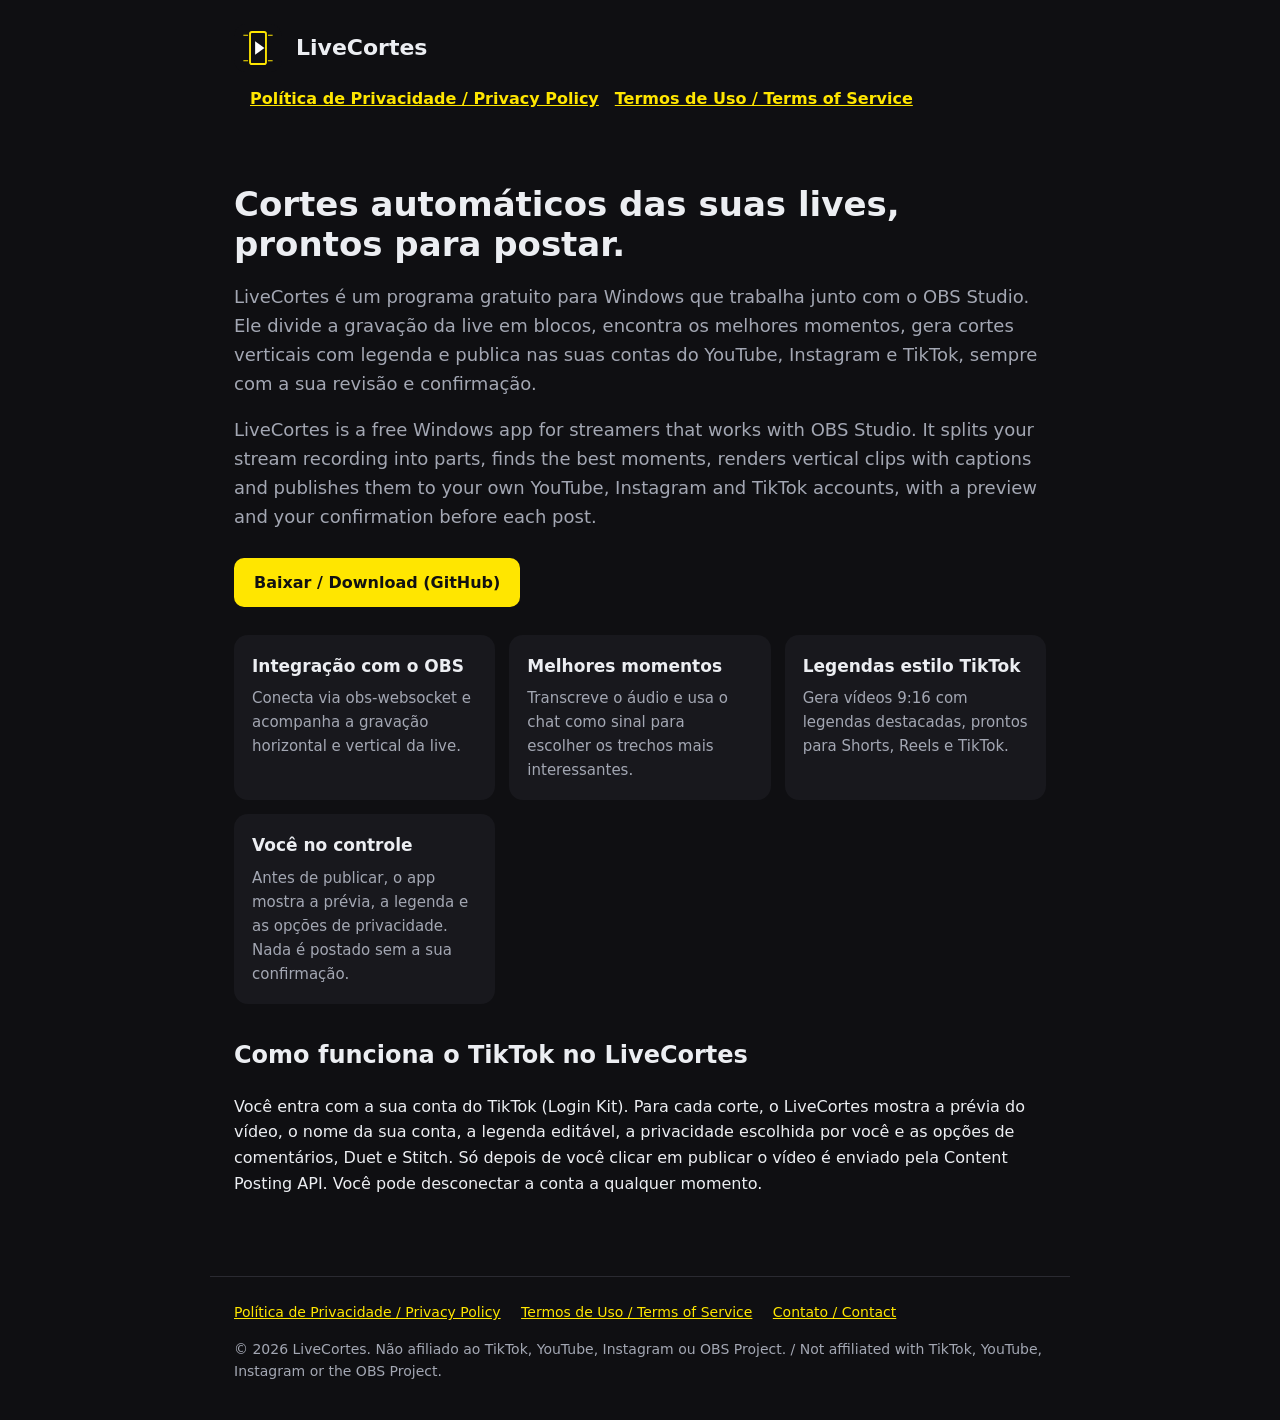
<file: index.html>
<!DOCTYPE html>
<html lang="pt-BR">
<head>
<meta charset="utf-8">
<meta name="viewport" content="width=device-width,initial-scale=1">
<title>LiveCortes – cortes automáticos das suas lives</title>
<meta name="description" content="LiveCortes: programa gratuito para Windows que transforma lives do OBS em vídeos e cortes verticais com legenda.">
<link rel="icon" href="icon.svg">
<link rel="stylesheet" href="style.css">
</head>
<body>
<header>
  <img src="icon.svg" alt="LiveCortes">
  <h1>LiveCortes</h1>
  <nav><a href="privacy.html">Política de Privacidade / Privacy Policy</a><a href="terms.html">Termos de Uso / Terms of Service</a></nav>
</header>
<main>
  <section class="hero">
    <h2>Cortes automáticos das suas lives, prontos para postar.</h2>
    <p>LiveCortes é um programa gratuito para Windows que trabalha junto com o OBS Studio. Ele divide a gravação da live em blocos, encontra os melhores momentos, gera cortes verticais com legenda e publica nas suas contas do YouTube, Instagram e TikTok, sempre com a sua revisão e confirmação.</p>
    <p lang="en">LiveCortes is a free Windows app for streamers that works with OBS Studio. It splits your stream recording into parts, finds the best moments, renders vertical clips with captions and publishes them to your own YouTube, Instagram and TikTok accounts, with a preview and your confirmation before each post.</p>
    <a class="btn" href="https://github.com/FilipeCorrales14/livecortes">Baixar / Download (GitHub)</a>
  </section>
  <div class="grid">
    <div class="card"><h3>Integração com o OBS</h3><p>Conecta via obs-websocket e acompanha a gravação horizontal e vertical da live.</p></div>
    <div class="card"><h3>Melhores momentos</h3><p>Transcreve o áudio e usa o chat como sinal para escolher os trechos mais interessantes.</p></div>
    <div class="card"><h3>Legendas estilo TikTok</h3><p>Gera vídeos 9:16 com legendas destacadas, prontos para Shorts, Reels e TikTok.</p></div>
    <div class="card"><h3>Você no controle</h3><p>Antes de publicar, o app mostra a prévia, a legenda e as opções de privacidade. Nada é postado sem a sua confirmação.</p></div>
  </div>
  <h2>Como funciona o TikTok no LiveCortes</h2>
  <p>Você entra com a sua conta do TikTok (Login Kit). Para cada corte, o LiveCortes mostra a prévia do vídeo, o nome da sua conta, a legenda editável, a privacidade escolhida por você e as opções de comentários, Duet e Stitch. Só depois de você clicar em publicar o vídeo é enviado pela Content Posting API. Você pode desconectar a conta a qualquer momento.</p>
</main>
<footer>
  <a href="privacy.html">Política de Privacidade / Privacy Policy</a>
  <a href="terms.html">Termos de Uso / Terms of Service</a>
  <a href="https://github.com/FilipeCorrales14/livecortes/issues">Contato / Contact</a>
  <p>© 2026 LiveCortes. Não afiliado ao TikTok, YouTube, Instagram ou OBS Project. / Not affiliated with TikTok, YouTube, Instagram or the OBS Project.</p>
</footer>
</body>
</html>
</file>
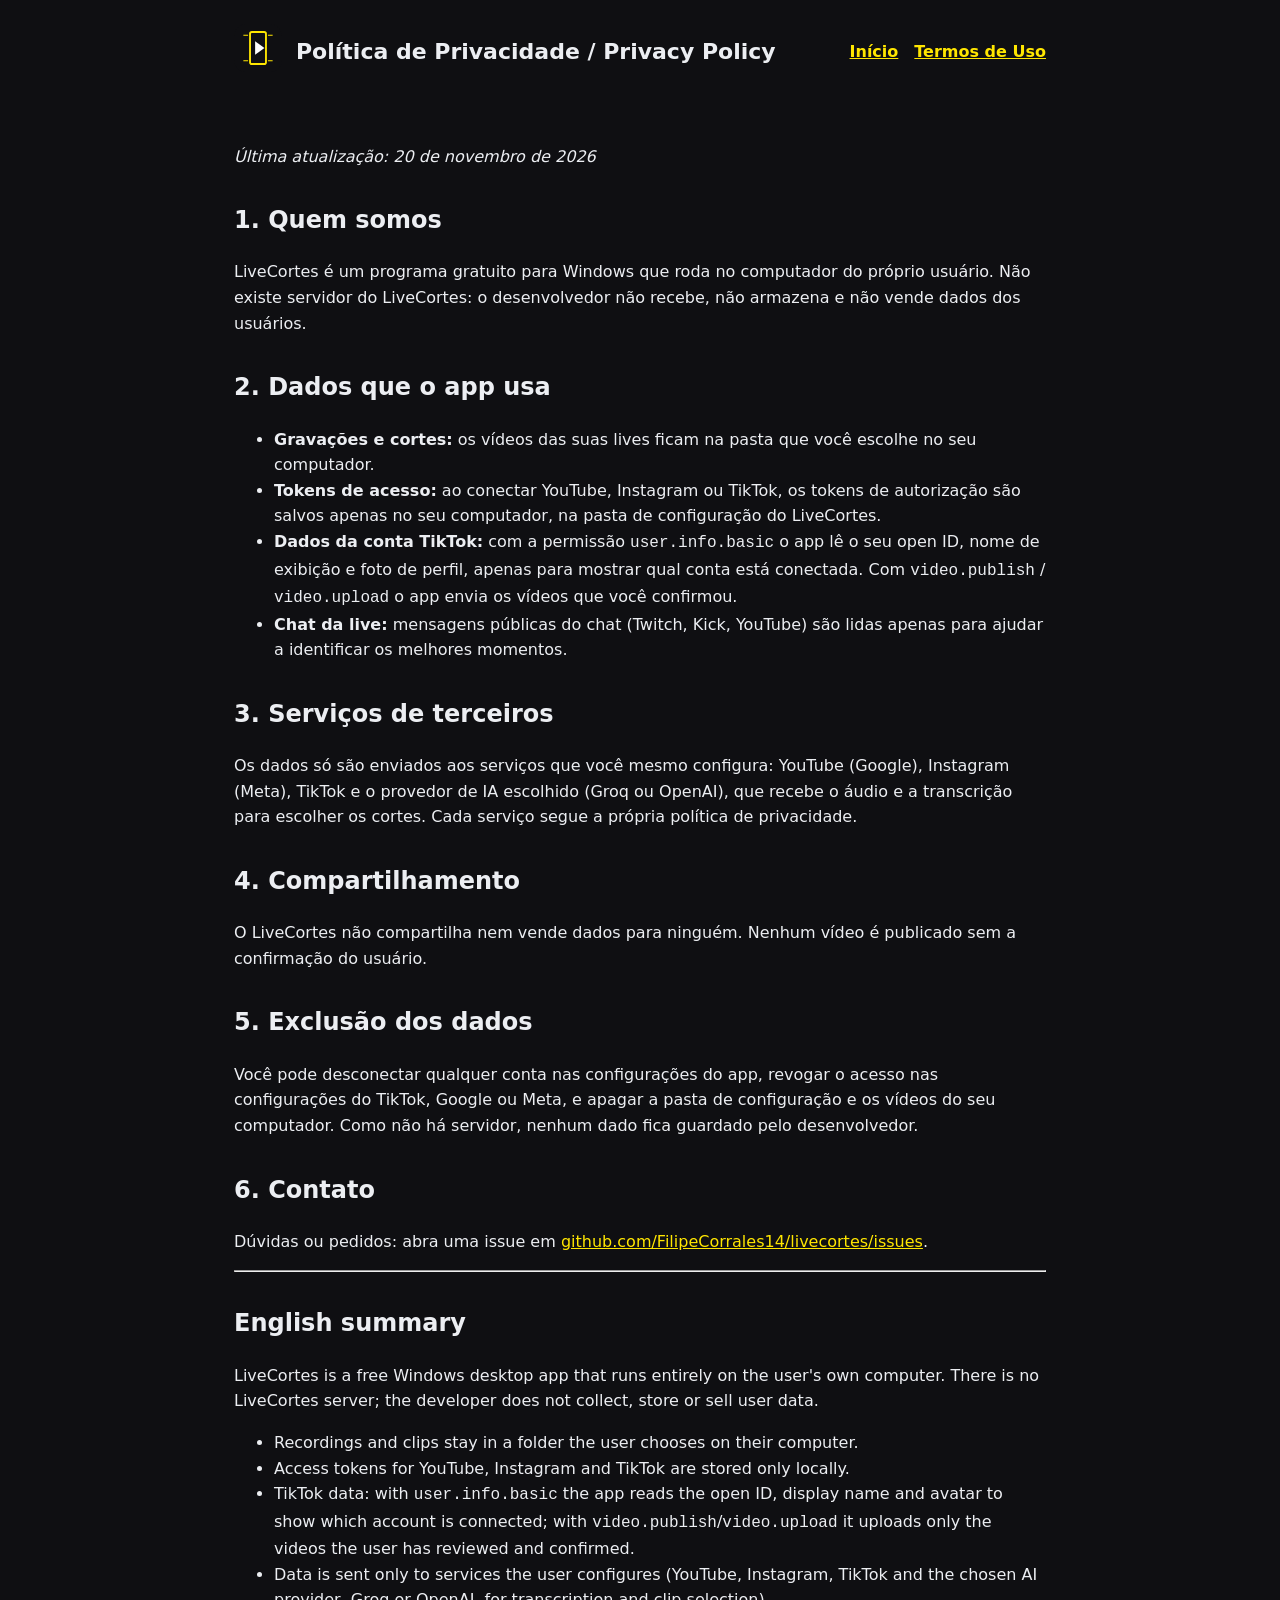
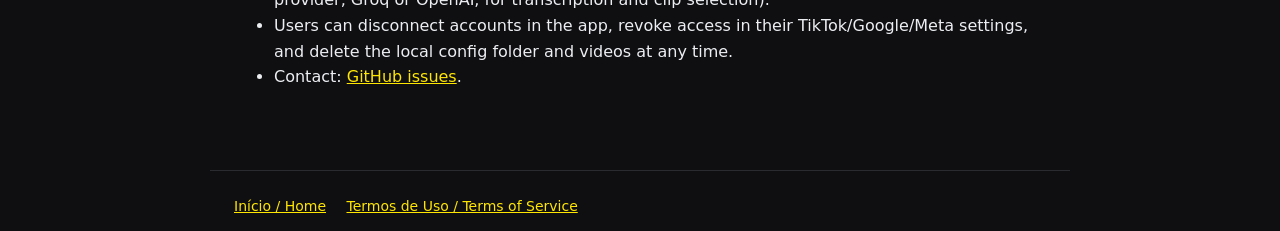
<file: privacy.html>
<!DOCTYPE html>
<html lang="pt-BR">
<head>
<meta charset="utf-8">
<meta name="viewport" content="width=device-width,initial-scale=1">
<title>Política de Privacidade – LiveCortes</title>
<link rel="icon" href="icon.svg">
<link rel="stylesheet" href="style.css">
</head>
<body>
<header>
  <a href="index.html"><img src="icon.svg" alt="LiveCortes"></a>
  <h1>Política de Privacidade / Privacy Policy</h1>
  <nav><a href="index.html">Início</a><a href="terms.html">Termos de Uso</a></nav>
</header>
<main>
<p><em>Última atualização: 20 de novembro de 2026</em></p>

<h2>1. Quem somos</h2>
<p>LiveCortes é um programa gratuito para Windows que roda no computador do próprio usuário. Não existe servidor do LiveCortes: o desenvolvedor não recebe, não armazena e não vende dados dos usuários.</p>

<h2>2. Dados que o app usa</h2>
<ul>
  <li><strong>Gravações e cortes:</strong> os vídeos das suas lives ficam na pasta que você escolhe no seu computador.</li>
  <li><strong>Tokens de acesso:</strong> ao conectar YouTube, Instagram ou TikTok, os tokens de autorização são salvos apenas no seu computador, na pasta de configuração do LiveCortes.</li>
  <li><strong>Dados da conta TikTok:</strong> com a permissão <code>user.info.basic</code> o app lê o seu open ID, nome de exibição e foto de perfil, apenas para mostrar qual conta está conectada. Com <code>video.publish</code> / <code>video.upload</code> o app envia os vídeos que você confirmou.</li>
  <li><strong>Chat da live:</strong> mensagens públicas do chat (Twitch, Kick, YouTube) são lidas apenas para ajudar a identificar os melhores momentos.</li>
</ul>

<h2>3. Serviços de terceiros</h2>
<p>Os dados só são enviados aos serviços que você mesmo configura: YouTube (Google), Instagram (Meta), TikTok e o provedor de IA escolhido (Groq ou OpenAI), que recebe o áudio e a transcrição para escolher os cortes. Cada serviço segue a própria política de privacidade.</p>

<h2>4. Compartilhamento</h2>
<p>O LiveCortes não compartilha nem vende dados para ninguém. Nenhum vídeo é publicado sem a confirmação do usuário.</p>

<h2>5. Exclusão dos dados</h2>
<p>Você pode desconectar qualquer conta nas configurações do app, revogar o acesso nas configurações do TikTok, Google ou Meta, e apagar a pasta de configuração e os vídeos do seu computador. Como não há servidor, nenhum dado fica guardado pelo desenvolvedor.</p>

<h2>6. Contato</h2>
<p>Dúvidas ou pedidos: abra uma issue em <a href="https://github.com/FilipeCorrales14/livecortes/issues">github.com/FilipeCorrales14/livecortes/issues</a>.</p>

<hr>
<h2 lang="en">English summary</h2>
<div lang="en">
<p>LiveCortes is a free Windows desktop app that runs entirely on the user's own computer. There is no LiveCortes server; the developer does not collect, store or sell user data.</p>
<ul>
  <li>Recordings and clips stay in a folder the user chooses on their computer.</li>
  <li>Access tokens for YouTube, Instagram and TikTok are stored only locally.</li>
  <li>TikTok data: with <code>user.info.basic</code> the app reads the open ID, display name and avatar to show which account is connected; with <code>video.publish</code>/<code>video.upload</code> it uploads only the videos the user has reviewed and confirmed.</li>
  <li>Data is sent only to services the user configures (YouTube, Instagram, TikTok and the chosen AI provider, Groq or OpenAI, for transcription and clip selection).</li>
  <li>Users can disconnect accounts in the app, revoke access in their TikTok/Google/Meta settings, and delete the local config folder and videos at any time.</li>
  <li>Contact: <a href="https://github.com/FilipeCorrales14/livecortes/issues">GitHub issues</a>.</li>
</ul>
</div>
</main>
<footer>
  <a href="index.html">Início / Home</a>
  <a href="terms.html">Termos de Uso / Terms of Service</a>
</footer>
</body>
</html>
</file>
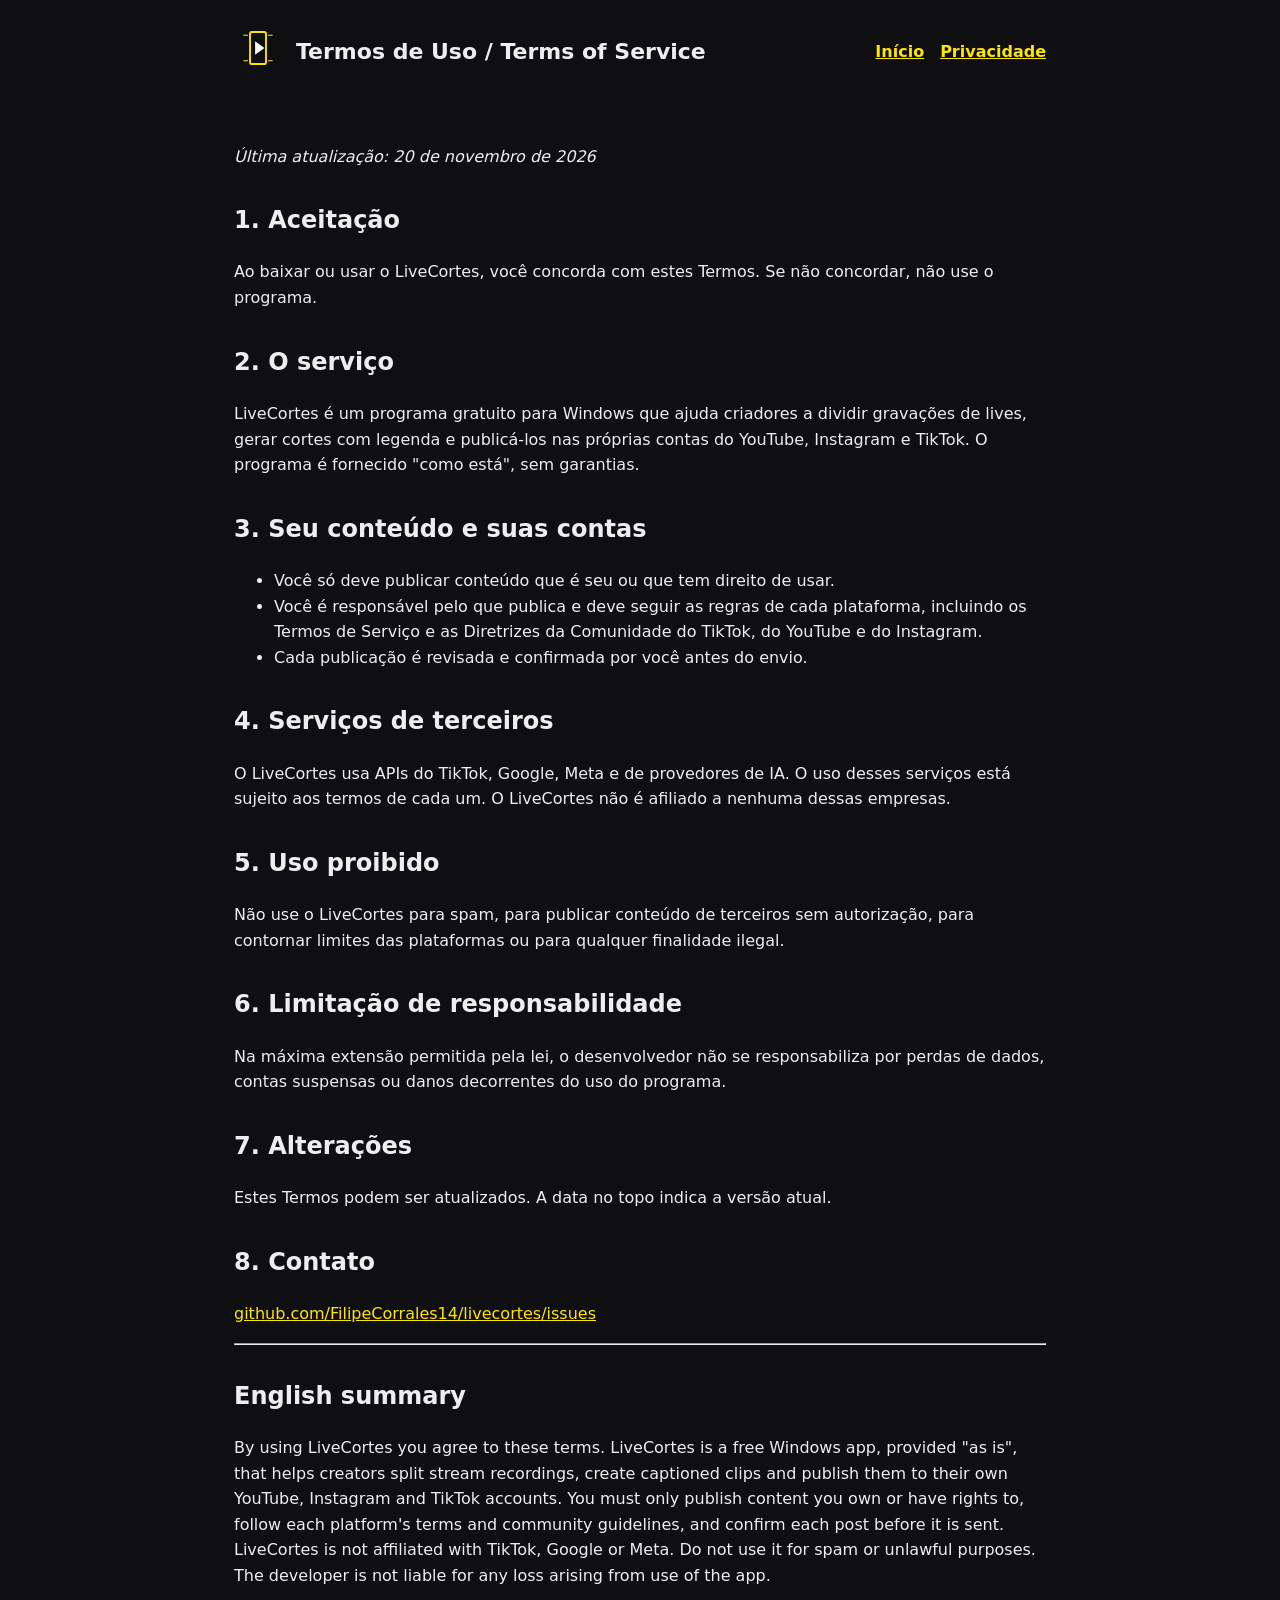
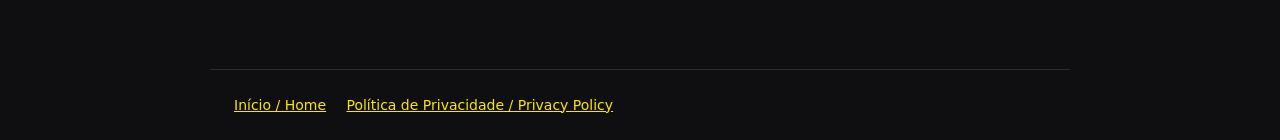
<file: terms.html>
<!DOCTYPE html>
<html lang="pt-BR">
<head>
<meta charset="utf-8">
<meta name="viewport" content="width=device-width,initial-scale=1">
<title>Termos de Uso – LiveCortes</title>
<link rel="icon" href="icon.svg">
<link rel="stylesheet" href="style.css">
</head>
<body>
<header>
  <a href="index.html"><img src="icon.svg" alt="LiveCortes"></a>
  <h1>Termos de Uso / Terms of Service</h1>
  <nav><a href="index.html">Início</a><a href="privacy.html">Privacidade</a></nav>
</header>
<main>
<p><em>Última atualização: 20 de novembro de 2026</em></p>

<h2>1. Aceitação</h2>
<p>Ao baixar ou usar o LiveCortes, você concorda com estes Termos. Se não concordar, não use o programa.</p>

<h2>2. O serviço</h2>
<p>LiveCortes é um programa gratuito para Windows que ajuda criadores a dividir gravações de lives, gerar cortes com legenda e publicá-los nas próprias contas do YouTube, Instagram e TikTok. O programa é fornecido "como está", sem garantias.</p>

<h2>3. Seu conteúdo e suas contas</h2>
<ul>
  <li>Você só deve publicar conteúdo que é seu ou que tem direito de usar.</li>
  <li>Você é responsável pelo que publica e deve seguir as regras de cada plataforma, incluindo os Termos de Serviço e as Diretrizes da Comunidade do TikTok, do YouTube e do Instagram.</li>
  <li>Cada publicação é revisada e confirmada por você antes do envio.</li>
</ul>

<h2>4. Serviços de terceiros</h2>
<p>O LiveCortes usa APIs do TikTok, Google, Meta e de provedores de IA. O uso desses serviços está sujeito aos termos de cada um. O LiveCortes não é afiliado a nenhuma dessas empresas.</p>

<h2>5. Uso proibido</h2>
<p>Não use o LiveCortes para spam, para publicar conteúdo de terceiros sem autorização, para contornar limites das plataformas ou para qualquer finalidade ilegal.</p>

<h2>6. Limitação de responsabilidade</h2>
<p>Na máxima extensão permitida pela lei, o desenvolvedor não se responsabiliza por perdas de dados, contas suspensas ou danos decorrentes do uso do programa.</p>

<h2>7. Alterações</h2>
<p>Estes Termos podem ser atualizados. A data no topo indica a versão atual.</p>

<h2>8. Contato</h2>
<p><a href="https://github.com/FilipeCorrales14/livecortes/issues">github.com/FilipeCorrales14/livecortes/issues</a></p>

<hr>
<h2 lang="en">English summary</h2>
<div lang="en">
<p>By using LiveCortes you agree to these terms. LiveCortes is a free Windows app, provided "as is", that helps creators split stream recordings, create captioned clips and publish them to their own YouTube, Instagram and TikTok accounts. You must only publish content you own or have rights to, follow each platform's terms and community guidelines, and confirm each post before it is sent. LiveCortes is not affiliated with TikTok, Google or Meta. Do not use it for spam or unlawful purposes. The developer is not liable for any loss arising from use of the app.</p>
</div>
</main>
<footer>
  <a href="index.html">Início / Home</a>
  <a href="privacy.html">Política de Privacidade / Privacy Policy</a>
</footer>
</body>
</html>
</file>
<file: style.css>
:root{--bg:#0f0f12;--card:#18181d;--fg:#eceef2;--mut:#a3a7b3;--acc:#ffe600}
*{box-sizing:border-box}
body{margin:0;font:16px/1.6 system-ui,-apple-system,Segoe UI,Roboto,sans-serif;background:var(--bg);color:var(--fg)}
a{color:var(--acc)}
header,main,footer{max-width:860px;margin:0 auto;padding:24px}
header{display:flex;align-items:center;gap:14px;flex-wrap:wrap}
header img{width:48px;height:48px;border-radius:12px}
header h1{font-size:22px;margin:0;flex:1}
nav a{margin-left:16px;font-weight:600}
.hero h2{font-size:34px;line-height:1.2;margin:24px 0 8px}
.hero p{color:var(--mut);font-size:18px}
.btn{display:inline-block;background:var(--acc);color:#111;padding:12px 20px;border-radius:10px;font-weight:700;text-decoration:none;margin-top:8px}
.grid{display:grid;grid-template-columns:repeat(auto-fit,minmax(240px,1fr));gap:14px;margin:28px 0}
.card{background:var(--card);border-radius:14px;padding:18px}
.card h3{margin:0 0 6px;font-size:17px}
.card p{margin:0;color:var(--mut);font-size:15px}
h2{margin-top:32px}
footer{color:var(--mut);font-size:14px;border-top:1px solid #2a2a31;margin-top:40px}
footer a{margin-right:16px}
</file>
